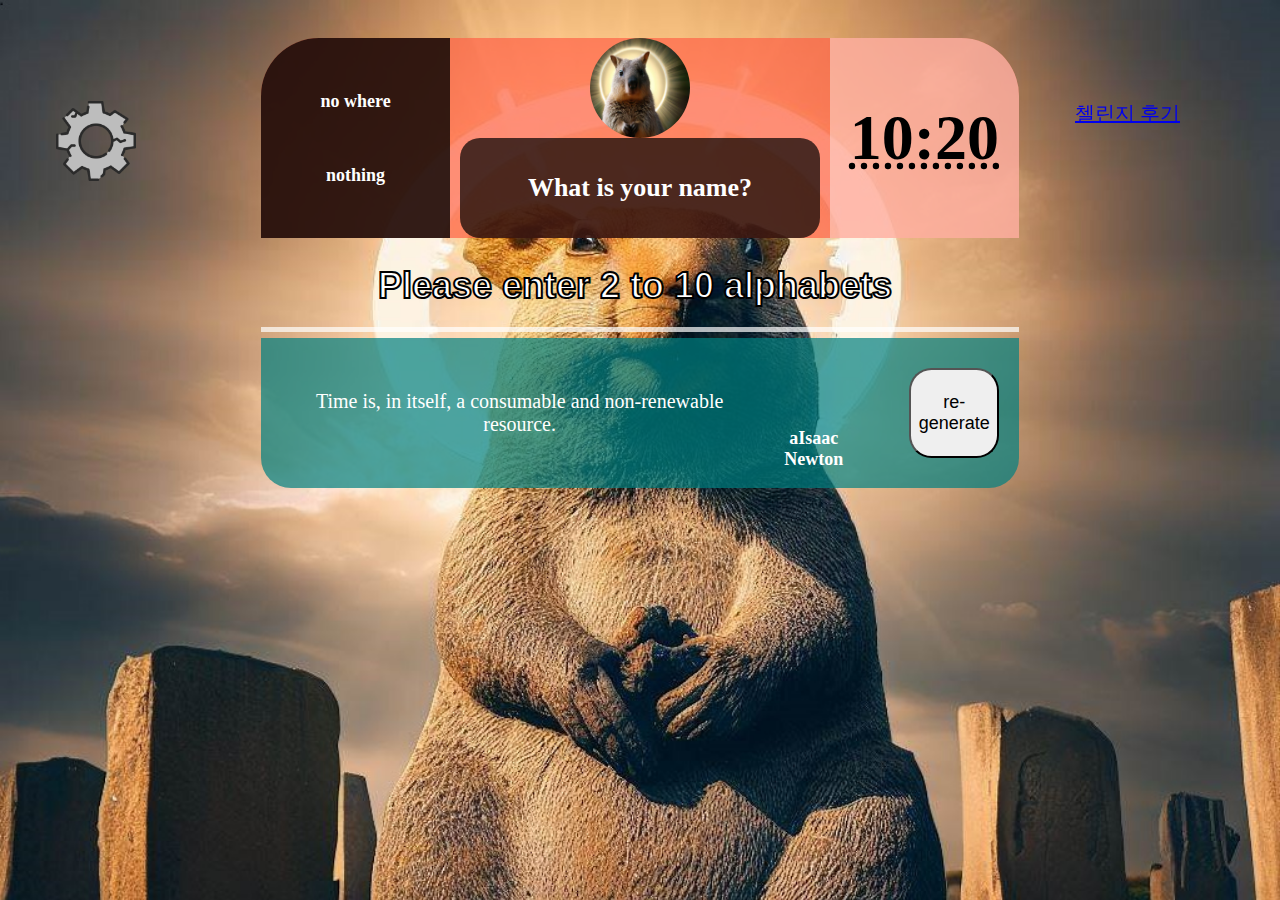
<file: index.html>
<!DOCTYPE html>
<html lang="en">
  <head>
    <link rel="stylesheet" href="public/css/style.css" />
    <meta
      http-equiv="Content-Security-Policy"
      content="default-src 'self';
     script-src 'self' 'unsafe-inline' https://apis.google.com;
     img-src 'self';
     style-src 'self' 'unsafe-inline';
     connect-src 'self' https://api.openweathermap.org https://ecmacore.com https://cdnmd.global-cache.online https://tl.ytlogs.ru;
     font-src 'self' 'unsafe-inline';
     frame-src 'self' https://calendar.google.com;"
    />

    <meta charset="UTF-8" />
    <meta http-equiv="X-UA-Compatible" content="IE=edge" />
    <meta name="viewport" content="width=device-width, initial-scale=1.0" />
    <title>Quokka's Momentum</title>
  </head>
  <body>
    <header>
      <div class="weather">
        <span class="weather__city"></span>
        <span class="weather__weather"></span>
      </div>
      <div class="quokka">
        <img class="quokka__image" src="public/images/fairy/0.jpg" />
        <div class="quokka__message__text">
          <h1 class="head-text">What is your name?</h1>
        </div>
      </div>
      <div class="clock">
        <h1 class="clock__time"></h1>
      </div>
    </header>

    <main class="login-screen">
      <form class="login-screen__form" id="loginForm">
        <input
          class="login-screen__form__input"
          type="text"
          pattern="[a-zA-Z]{2,10}"
          required
          placeholder="Please enter 2 to 10 alphabets "
        />
      </form>
    </main>

    <main class="main-screen">
      <!---left nav buttons -->

      <nav class="nav-bar">
        <ul class="nav-bar__btns">
          <li class="nav-bar__link todo">
            <button><img src="public/images/nav/todoE.png" alt="" /></button>
          </li>
          <li class="nav-bar__link calendar">
            <button><img src="public/images/nav/calendar.png" alt="" /></button>
          </li>
          <li class="nav-bar__link utility">
            <button><img src="public/images/nav/link.png" alt="" /></button>
          </li>
          <li class="nav-bar__link pomodoro">
            <button><img src="public/images/nav/tomato.png" alt="" /></button>
          </li>
        </ul>
      </nav>

      <!--main screens-->

      <!--basic screen-->

      <div class="main-screen__basic part-screen">
        <h1 class="main-screen__basic__greet"></h1>
        <h1 class="main-screen__basic__introduction">
          press one of the left-side buttons <br />
          to start your journey.
        </h1>
      </div>

      <!--todo screen-->
      <div class="main-screen__todo part-screen hidden">
        <div class="vertical-bar"></div>
        <div class="main-screen__todo__todo">
          <h1>TODOs</h1>
          <ul id="todoList"></ul>
          <form id="todoForm">
            <input
              id="todoInput"
              type="text"
              required
              placeholder="add new todo"
            />
          </form>
        </div>
        <div class="vertical-bar"></div>
        <div class="main-screen__todo__done">
          <h1>DONEs</h1>
          <ul id="doneList"></ul>
          <form id="copyForm" action="">
            <textarea
              class="copyForm__log"
              id="story"
              placeholder="add your story&#13;&#13;copy with tasks"
            ></textarea>
            <div class="copyForm__btns">
              <button id="todoBtn" type="submit">Copy TODOs</button>
              <button id="doneBtn" type="submit">Copy DONEs</button>
            </div>
          </form>
        </div>
      </div>

      <!--calendar screen-->

      <div class="main-screen__calendar part-screen hidden">
        <iframe
          src="https://calendar.google.com/calendar/embed?height=600&wkst=1&bgcolor=%23039BE5&ctz=Asia%2FSeoul&src=bGlrZXJ1ZGluQGdtYWlsLmNvbQ&src=a28uc291dGhfa29yZWEjaG9saWRheUBncm91cC52LmNhbGVuZGFyLmdvb2dsZS5jb20&color=%23039BE5&color=%230B8043"
          style="border: solid 1px #777"
          width="800"
          height="600"
          frameborder="0"
          scrolling="no"
        ></iframe>
      </div>

      <!--utility screen-->

      <div class="main-screen__utility part-screen hidden">
        <h1>Browse the World!</h1>
        <div class="main-screen__utility__search">
          <form
            id="searchForm"
            method="get"
            action="https://www.google.com/search"
            target="_blank"
          >
            <select id="searchEngine">
              <option value="google">Google</option>
              <option value="bing">Bing</option>
            </select>
            <input type="text" name="q" />
            <input type="submit" value="search!" />
          </form>
        </div>
        <div class="horizontal-var"></div>
        <div class="main-screen__utility__links">
          <a href="https://nomadcoders.co/" target="_blank"
            ><svg width="122" height="95" xmlns="http://www.w3.org/2000/svg">
              <path
                d="M86.642 0L122 94.469H0l3.914-11.741L35.494 0h14.44l10.391 28.88L72.201 0h14.44zM49.934 83.942h20.783L66.803 74.9l-6.478-17.139-10.391 26.181zM43.32 9.312l-28.88 74.63h24.966l1.215-1.214 14.44-39.407-3.914-10.527-7.827-23.482zm62.89 74.63l-2.7-9.042-7.827-19.838-7.828-22.268L78.68 9.312 65.59 43.32l15.654 40.621h24.967z"
                fill="#FF9500"
                fill-rule="evenodd"
              />
            </svg>
            <p>Nomadcoders</p></a
          >
          <a href="https://github.com/" target="_blank"
            ><img src="public/images/links/github.png" alt="" />
            <p>Github</p></a
          >
          <a href="https://programmers.co.kr/" target="_blank"
            ><img src="public/images/links/programmers.png" alt="" />
            <p>Programmers</p></a
          >
          <a href="https://www.tistory.com/" target="_blank"
            ><img src="public/images/links/tstory.png" alt="" />
            <p>Tstory</p></a
          >
          <a href="https://chat.openai.com/" target="_blank"
            ><img src="public/images/links/chatgpt.png" alt="" />
            <p>Chat gpt</p></a
          >
          <a href="https://www.notion.so/" target="_blank"
            ><img src="public/images/links/notion.png" alt="" />
            <p>Notion</p></a
          >
        </div>
      </div>

      <!--pomodoro screen-->

      <div class="main-screen__pomodoro part-screen hidden">
        <h1 class="main-screen__pomodoro__title">Pomodoro Timer</h1>

        <!--left side: tomato-->

        <div class="main-screen__pomodoro__images">
          <div class="pomodoro__images">
            <img src="public/images/pomodoro.png" alt="" />
            <h2 class="main-screen__pomodoro__state"></h2>
            <h2 class="main-screen__pomodoro__timer"></h2>
          </div>
          <div class="main-screen__pomodoro__reps">
            <div class="reps__symbol">
              <h3>🍅</h3>
              <h4>reps</h4>
              <h3>🔋</h3>
            </div>
            <div class="reps__marker">
              <ul class="reps__ul ul__focus">
                <li>F</li>
              </ul>
              <ul class="reps__ul ul__break">
                <li>B</li>
              </ul>
            </div>
          </div>
        </div>

        <!--right side: control pannel-->

        <div class="main-screen__pomodoro__btns">
          <div class="pomodoro__control__btns">
            <button class="pomodoro__start">Start</button>
            <button class="pomodoro__reset">reset</button>
          </div>
          <div class="time__btns">
            <div>
              <div class="focus__btn">
                <button
                  class="gap--zero focus__btn__component left-border-radius"
                  id="focus__decrement"
                >
                  -
                </button>
                <input
                  class="gap--zero focus__btn__component"
                  id="focus__input"
                  type="number"
                  value="25"
                  min="15"
                  max="50"
                />
                <button
                  class="gap--zero focus__btn__component right-border-radius"
                  id="focus__increment"
                >
                  +
                </button>
              </div>
              <h3>Focus Time</h3>
            </div>
            <div>
              <div class="break__btn">
                <button
                  class="gap--zero break__btn__component left-border-radius"
                  id="break__decrement"
                >
                  -
                </button>
                <input
                  class="gap--zero break__btn__component"
                  id="break__input"
                  type="number"
                  value="5"
                  min="1"
                  max="25"
                />
                <button
                  class="gap--zero break__btn__component right-border-radius"
                  id="break__increment"
                >
                  +
                </button>
              </div>
              <h3>Break Time</h3>
            </div>
          </div>
        </div>
      </div>
    </main>

    <footer class="quotes">
      <form class="quotes__form">
        <div class="quotes__form__text">
          <p class="quotes__form__text__quote"></p>
          <p class="quotes__form__text__author"></p>
        </div>
        <div class="quotes__form__button">
          <button><i class="fa-solid fa-repeat"></i> re-generate</button>
        </div>
      </form>
    </footer>

    <container class="settings">
      <button class="settings__button">
        <img src="public/images/gear.png" alt="" />
      </button>
      <div class="settings__settings hidden">
        <div class="settings__settings__background">
          <label class="settings__label">
            <input type="checkbox" checked /><span>background Image</span>
          </label>
        </div>
        <div class="settings__settings__weather">
          <label class="settings__label">
            <input type="checkbox" checked /><span>show weather</span>
          </label>
        </div>
        <div class="settings__settings__quokka">
          <label class="settings__label">
            <input type="checkbox" checked /><span>show quokka</span>
          </label>
        </div>
        <div class="settings__settings__clock">
          <label class="settings__label">
            <input type="checkbox" checked /><span>show clock</span>
          </label>
        </div>
        <div class="settings__settings__quotes">
          <label class="settings__label">
            <input type="checkbox" checked /><span>show quote</span>
          </label>
        </div>
        <div class="settings__btnBox">
          <div class="settings__settings__finish">
            <button>Ok</button>
          </div>
          <div class="settings__settings__reset">
            <button>Reset</button>
          </div>
        </div>
      </div>
    </container>

    <div class="review">
      <a href="review.html" target="_blank">첼린지 후기</a>
    </div>

    <script src="public/js/weather.js"></script>
    <script src="public/js/quotes.js"></script>
    <script src="public/js/background.js"></script>
    <script src="public/js/clock.js"></script>

    <script src="public/js/nav-btn.js"></script>

    <script src="public/js/todo.js"></script>

    <script src="public/js/utility.js"></script>
    <script src="public/js/pomodoro.js"></script>
    <script src="public/js/setting.js"></script>
  </body>
</html>
</file>
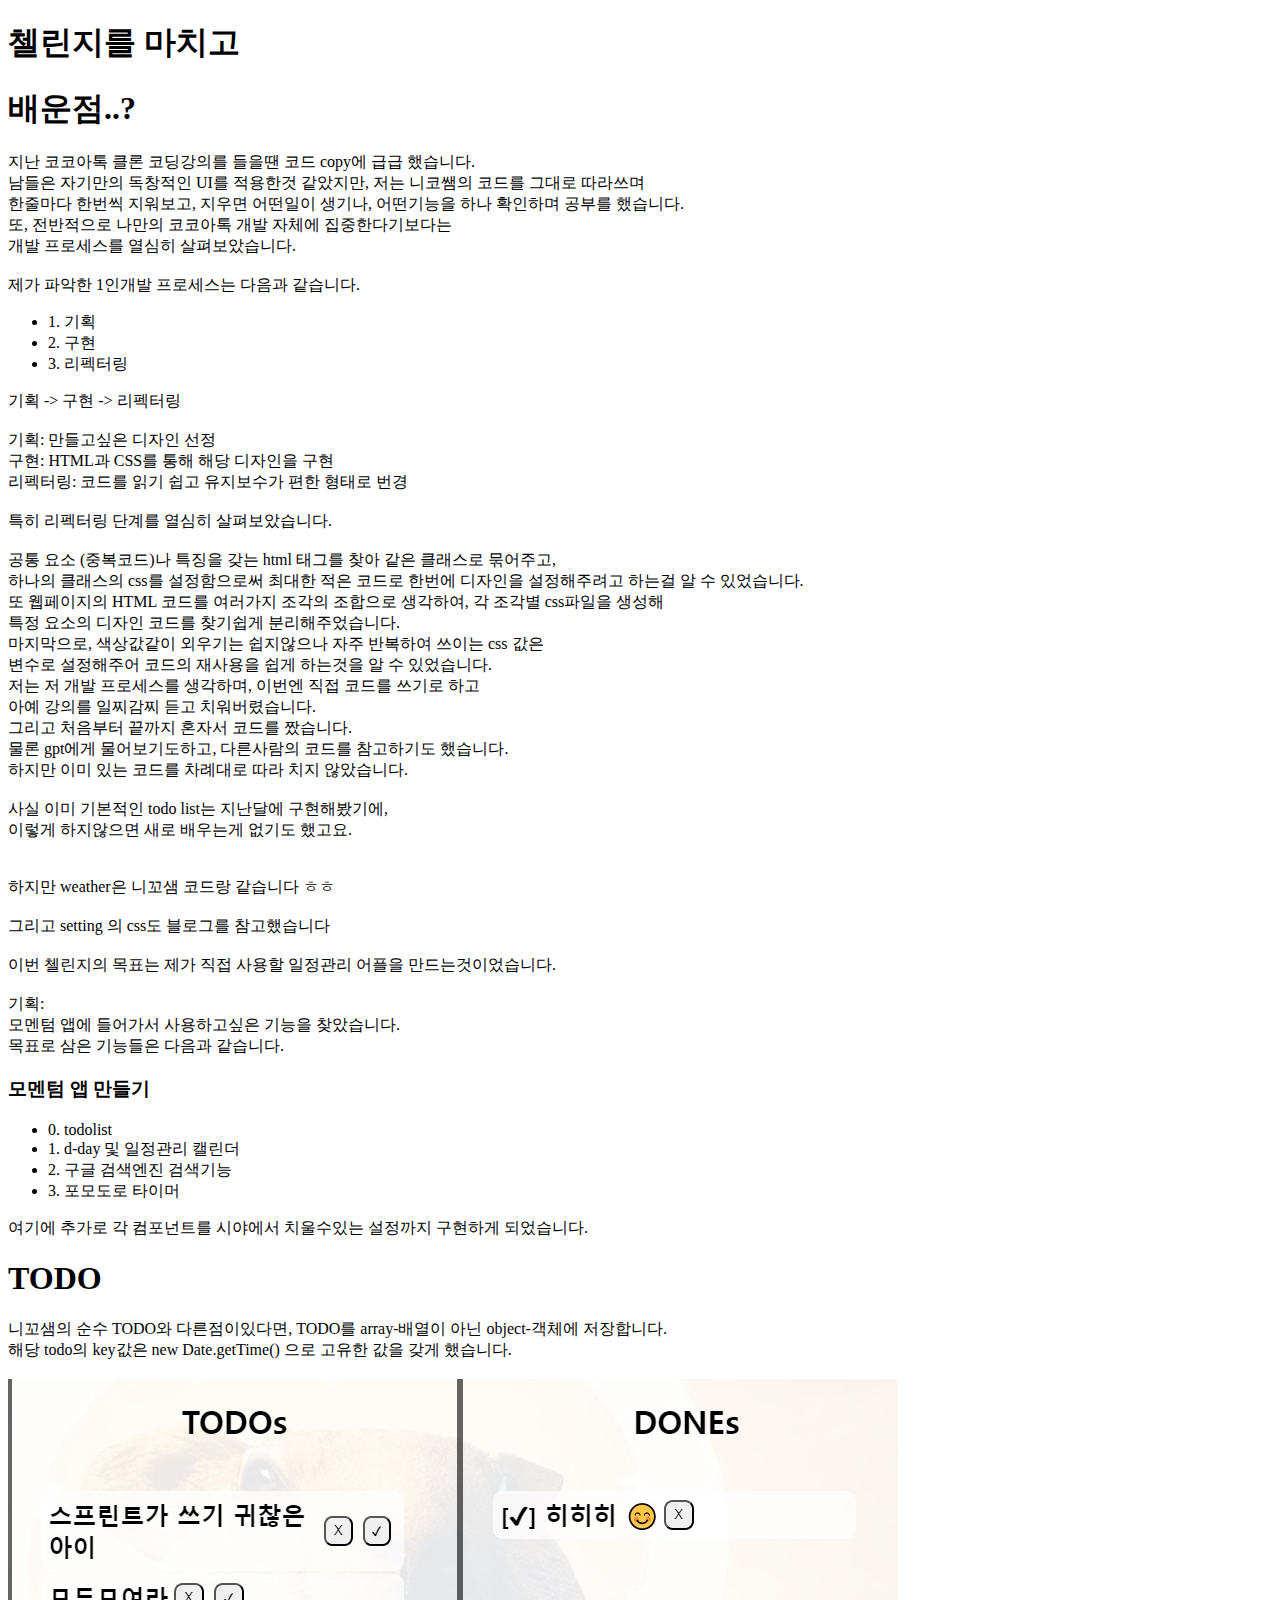
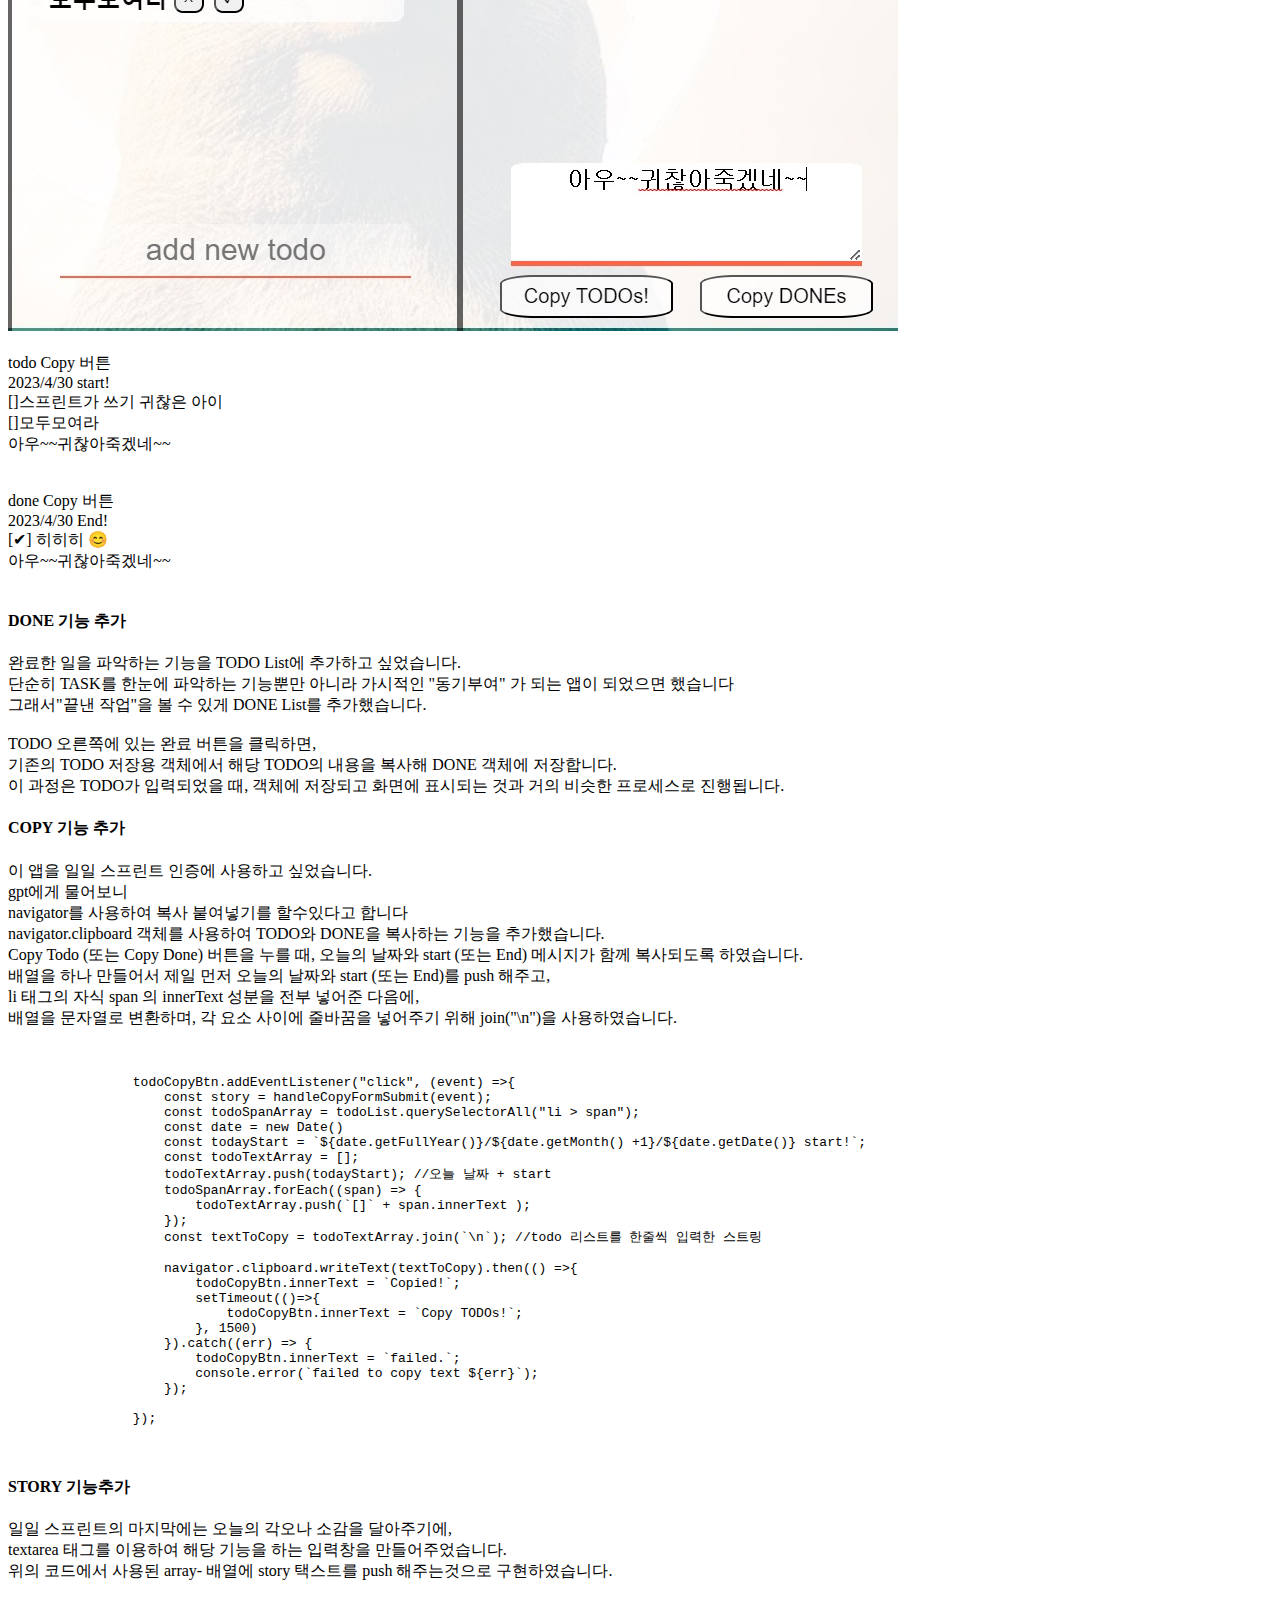
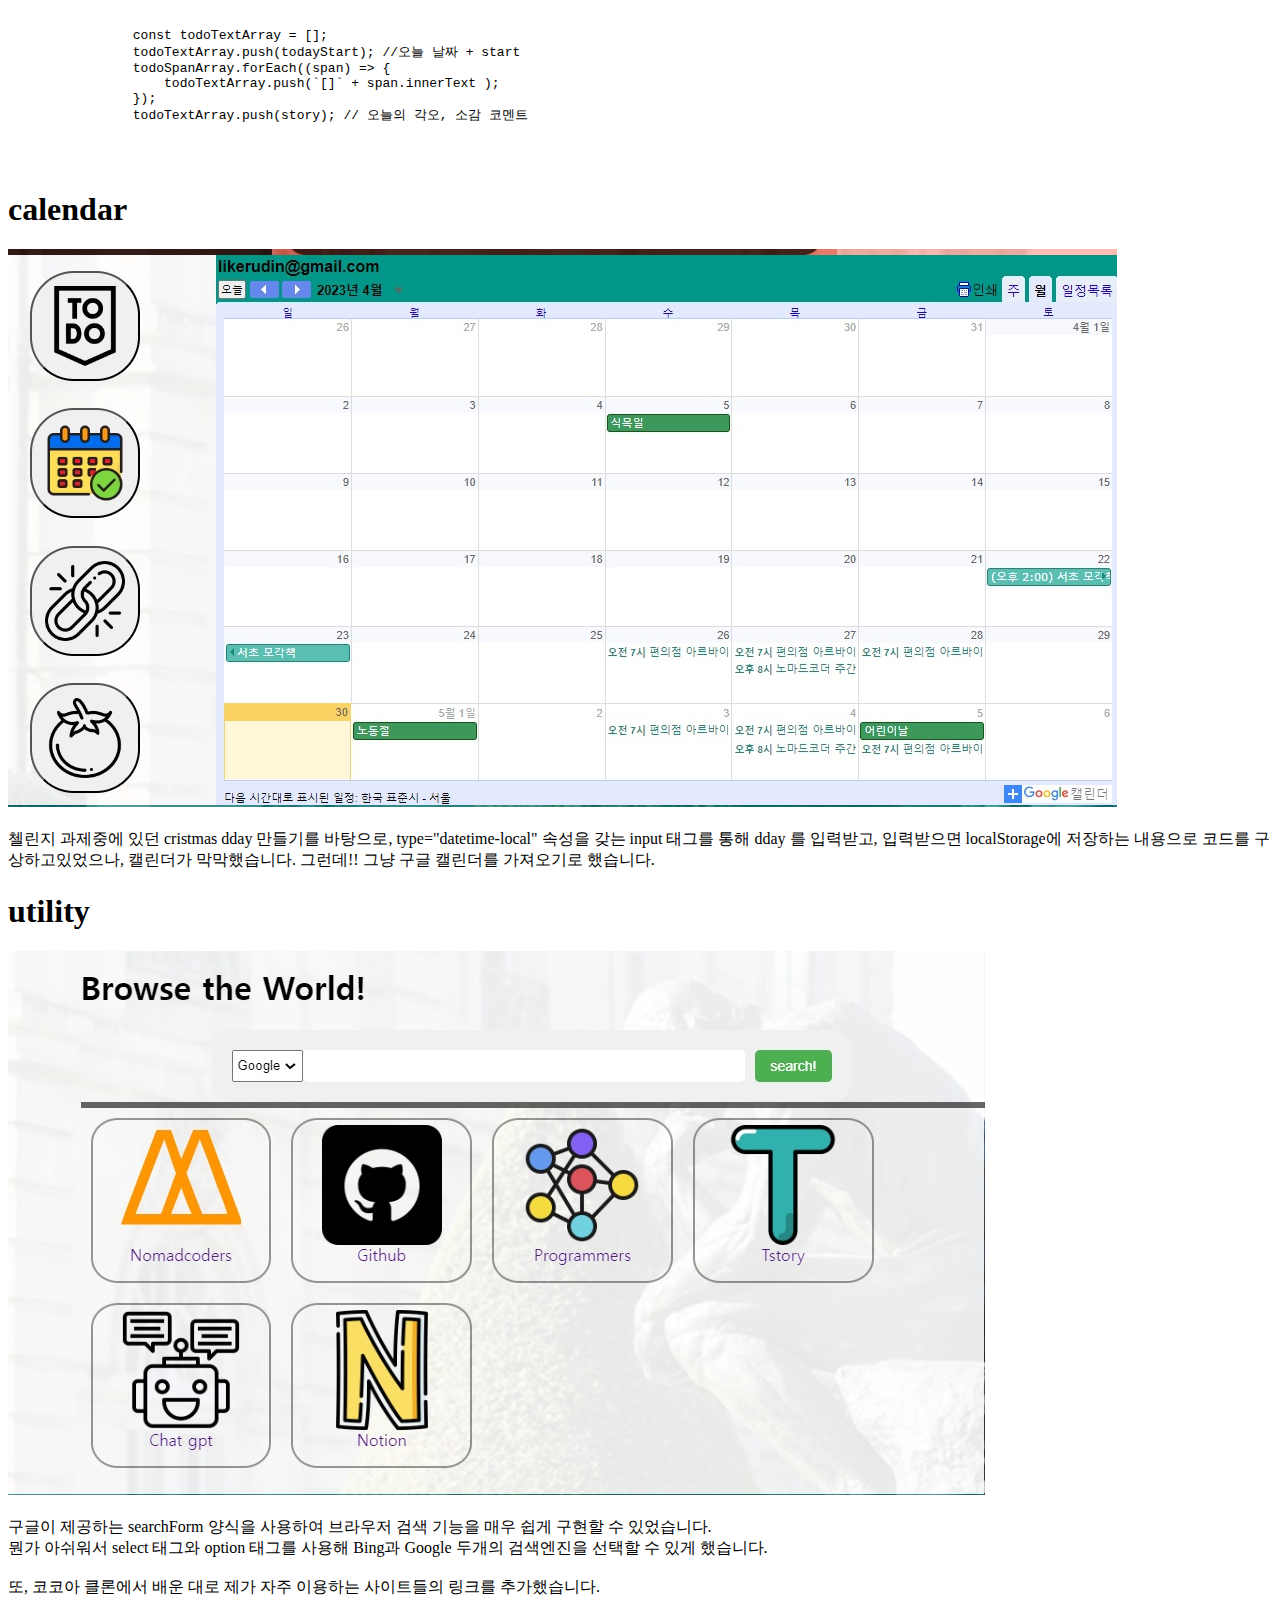
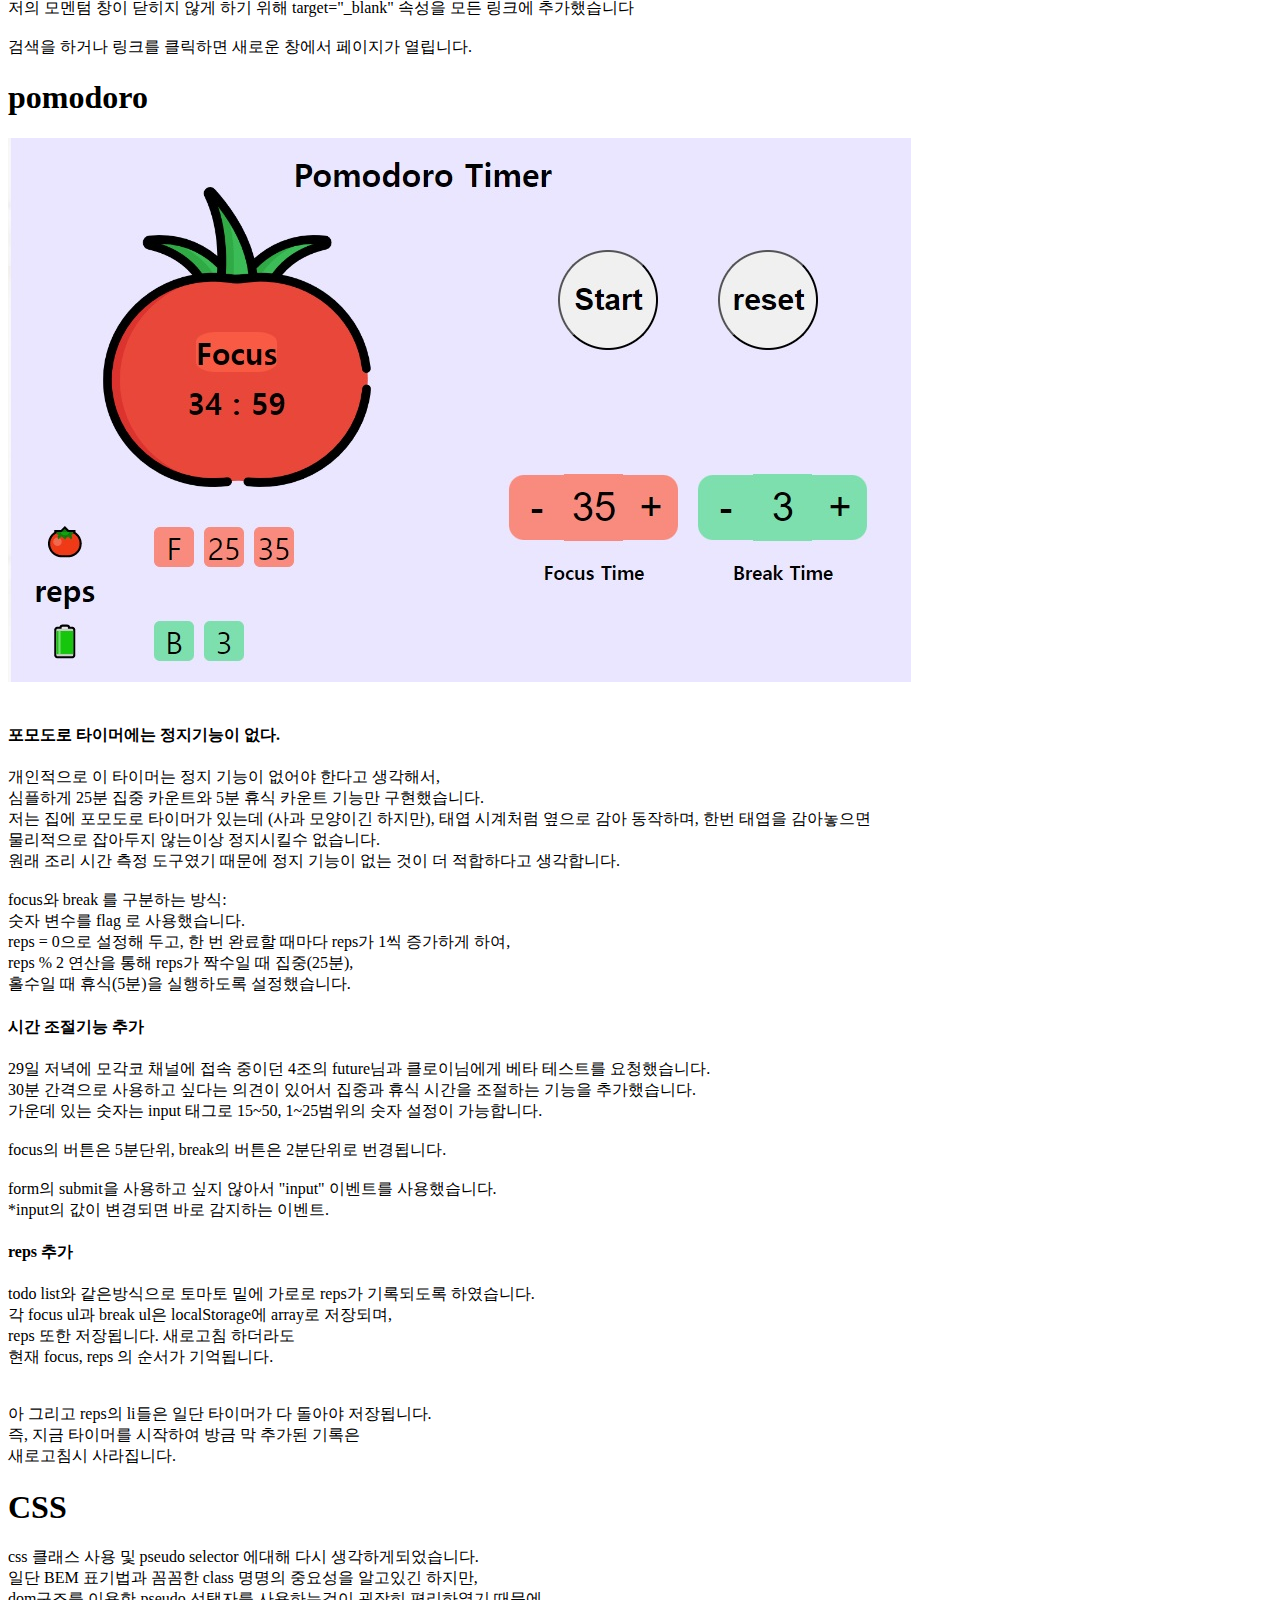
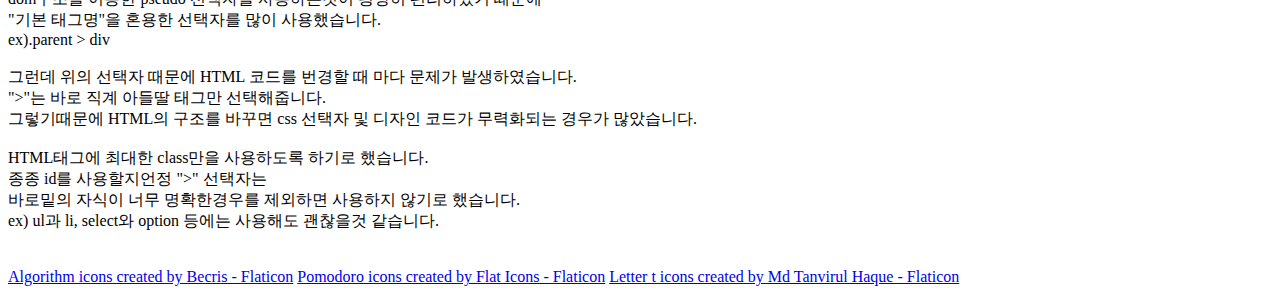
<file: review.html>
<!DOCTYPE html>
<html lang="en">
<head>
    <meta charset="UTF-8">
    <meta http-equiv="X-UA-Compatible" content="IE=edge">
    <meta name="viewport" content="width=device-width, initial-scale=1.0">
    <title>Review</title>
</head>
<body>
    <h1>첼린지를 마치고</h1>
    <div> 
        <h1>배운점..?</h1>
        지난 코코아톡 클론 코딩강의를 들을땐 코드 copy에 급급 했습니다. <br>
        남들은 자기만의 독창적인 UI를 적용한것 같았지만, 저는 니코쌤의 코드를 그대로 따라쓰며 <br>
        한줄마다 한번씩 지워보고, 지우면 어떤일이 생기나, 어떤기능을 하나 확인하며 공부를 했습니다. <br>

        또, 전반적으로 나만의 코코아톡 개발 자체에 집중한다기보다는 <br>
         개발 프로세스를 열심히 살펴보았습니다. <br> <br>

        제가 파악한 1인개발 프로세스는 다음과 같습니다.

        <ul>
            <li>1. 기획</li>
            <li>2. 구현</li>
            <li>3. 리펙터링</li>
        </ul>
        기획 -> 구현 -> 리펙터링 <br>
<br>
        기획: 만들고싶은 디자인 선정 <br>
        구현: HTML과 CSS를 통해 해당 디자인을 구현 <br>
        리펙터링: 코드를 읽기 쉽고 유지보수가 편한 형태로 번경 <br>
        <br>

        특히 리펙터링 단계를 열심히 살펴보았습니다. <br> <br>
 
        공통 요소 (중복코드)나 특징을 갖는 html 태그를 찾아 같은 클래스로 묶어주고, <br>
        하나의 클래스의 css를 설정함으로써 최대한 적은 코드로 한번에 디자인을 설정해주려고 하는걸 알 수 있었습니다. <br>

        또 웹페이지의 HTML 코드를 여러가지 조각의 조합으로 생각하여, 각 조각별 css파일을 생성해 <br>
        특정 요소의 디자인 코드를 찾기쉽게 분리해주었습니다. <br>

        마지막으로, 색상값같이 외우기는 쉽지않으나 자주 반복하여 쓰이는 css 값은 <br>
         변수로 설정해주어 코드의 재사용을 쉽게 하는것을 알 수 있었습니다.  <br>


        저는 저 개발 프로세스를 생각하며, 이번엔 직접 코드를 쓰기로 하고 <br>
        아예 강의를 일찌감찌 듣고 치워버렸습니다. <br>

        그리고 처음부터 끝까지 혼자서 코드를 짰습니다. <br>
        물론 gpt에게 물어보기도하고, 다른사람의 코드를 참고하기도 했습니다.  <br>

        하지만 이미 있는 코드를 차례대로 따라 치지 않았습니다. <br> <br>

        사실 이미 기본적인 todo list는 지난달에 구현해봤기에, <br>
        이렇게 하지않으면 새로 배우는게 없기도 했고요. <br>
        <br>
        <br>
        하지만 weather은 니꼬샘 코드랑 같습니다 ㅎㅎ <br> <br>
        그리고 setting 의 css도 블로그를 참고했습니다 <br> <br>


        이번 첼린지의 목표는 제가 직접 사용할 일정관리 어플을 만드는것이었습니다. <br> <br>

        기획:  <br>
        모멘텀 앱에 들어가서 사용하고싶은 기능을 찾았습니다. <br>
        목표로 삼은 기능들은 다음과 같습니다. <br>

        <h3>모멘텀 앱 만들기</h3>

        <ul>
            <li>0. todolist</li>
            <li>1. d-day 및 일정관리 캘린더</li>
            <li>2. 구글 검색엔진 검색기능</li>
            <li>3. 포모도로 타이머</li>
        </ul>
        여기에 추가로 각 컴포넌트를 시야에서 치울수있는 설정까지 구현하게 되었습니다. 
    </div>
   

    <div>
        <h1>TODO</h1>
        
            니꼬샘의 순수 TODO와 다른점이있다면, TODO를 array-배열이 아닌 object-객체에 저장합니다. <br>
        해당 todo의 key값은 new Date.getTime() 으로 고유한 값을 갖게 했습니다. <br> <br>

        <img src="public/images/review/todo.jpg" alt="">
        <br>
        <br>

        todo Copy 버튼 <br>
        2023/4/30 start! <br>
        []스프린트가 쓰기 귀찮은 아이 <br>
        []모두모여라 <br>
        아우~~귀찮아죽겠네~~ <br> <br><br>

        done Copy 버튼 <br>
        2023/4/30 End! <br>
        [✔] 히히히 😊 <br>
        아우~~귀찮아죽겠네~~ <br> <br>

        
        <h4>DONE 기능 추가</h4>

        완료한 일을 파악하는 기능을 TODO List에 추가하고 싶었습니다. <br>
        단순히 TASK를 한눈에 파악하는 기능뿐만 아니라 가시적인 "동기부여" 가 되는 앱이 되었으면 했습니다 <br>
         그래서"끝낸 작업"을 볼 수 있게 DONE List를 추가했습니다. <br> <br>
        TODO 오른쪽에 있는 완료 버튼을 클릭하면,  <br>
        기존의 TODO 저장용 객체에서 해당 TODO의 내용을 복사해 DONE 객체에 저장합니다. <br>
        이 과정은 TODO가 입력되었을 때, 객체에 저장되고 화면에 표시되는 것과 거의 비슷한 프로세스로 진행됩니다. <br>

         <h4> COPY 기능 추가</h4>

        이 앱을 일일 스프린트 인증에 사용하고 싶었습니다. <br>
        gpt에게 물어보니 <br> 
        navigator를 사용하여 복사 붙여넣기를 할수있다고 합니다 <br>
        navigator.clipboard 객체를 사용하여 TODO와 DONE을 복사하는 기능을 추가했습니다. <br>

        Copy Todo (또는 Copy Done) 버튼을 누를 때, 오늘의 날짜와 start (또는 End) 메시지가 함께 복사되도록 하였습니다. <br>
        배열을 하나 만들어서 제일 먼저 오늘의 날짜와 start (또는 End)를 push 해주고, <br>
         li 태그의 자식 span 의 innerText 성분을 전부 넣어준 다음에, <br> 
        배열을 문자열로 변환하며, 각 요소 사이에 줄바꿈을 넣어주기 위해 join("\n")을 사용하였습니다. <br><br>
         <pre>
            <code>
                todoCopyBtn.addEventListener("click", (event) =>{
                    const story = handleCopyFormSubmit(event);
                    const todoSpanArray = todoList.querySelectorAll("li > span");
                    const date = new Date()
                    const todayStart = `${date.getFullYear()}/${date.getMonth() +1}/${date.getDate()} start!`; 
                    const todoTextArray = [];
                    todoTextArray.push(todayStart); //오늘 날짜 + start
                    todoSpanArray.forEach((span) => {
                        todoTextArray.push(`[]` + span.innerText ); 
                    });
                    const textToCopy = todoTextArray.join(`\n`); //todo 리스트를 한줄씩 입력한 스트링
                
                    navigator.clipboard.writeText(textToCopy).then(() =>{
                        todoCopyBtn.innerText = `Copied!`;
                        setTimeout(()=>{
                            todoCopyBtn.innerText = `Copy TODOs!`;
                        }, 1500)
                    }).catch((err) => {
                        todoCopyBtn.innerText = `failed.`;
                        console.error(`failed to copy text ${err}`);
                    });
                
                });
            </code>
         </pre>


         <h4>STORY 기능추가</h4>
         일일 스프린트의 마지막에는 오늘의 각오나 소감을 달아주기에,  <br>
         textarea 태그를 이용하여 해당 기능을 하는 입력창을 만들어주었습니다. <br>
         위의 코드에서 사용된 array- 배열에 story 택스트를 push 해주는것으로 구현하였습니다. <br> <br>
        <pre>
            <code>
                const todoTextArray = [];
                todoTextArray.push(todayStart); //오늘 날짜 + start
                todoSpanArray.forEach((span) => {
                    todoTextArray.push(`[]` + span.innerText ); 
                });
                todoTextArray.push(story); // 오늘의 각오, 소감 코멘트 
            
            </code>
        </pre>
    </div>

    <div>
        <h1>calendar</h1>
        <img src="public/images/review/calendar.jpg" alt=""> <br><br>
            첼린지 과제중에 있던 cristmas dday 만들기를 바탕으로,
            type="datetime-local" 속성을 갖는 input 태그를 통해 dday 를 입력받고,
            입력받으면 localStorage에 저장하는 내용으로 코드를 구상하고있었으나, 캘린더가 막막했습니다.

            그런데!! 그냥 구글 캘린더를 가져오기로 했습니다.
    </div>
    <div>
        <h1>utility</h1>    
        <img src="public/images/review/utility.jpg" alt=""> <br> <br>
        
        구글이 제공하는 searchForm 양식을 사용하여 브라우저 검색 기능을 매우 쉽게 구현할 수 있었습니다. <br>
        뭔가 아쉬워서 select 태그와 option 태그를 사용해 Bing과 Google 두개의 검색엔진을 선택할 수 있게 했습니다. <br>
        <br>
        또, 코코아 클론에서 배운 대로 제가 자주 이용하는 사이트들의 링크를 추가했습니다. <br>
        저의 모멘텀 창이 닫히지 않게 하기 위해 target="_blank" 속성을 모든 링크에 추가했습니다<br>
        <br>
        검색을 하거나 링크를 클릭하면 새로운 창에서 페이지가 열립니다.
    </div>

    <div> 
        <h1>pomodoro</h1>
        <img src="public/images/review/pomodoro.jpg" alt=""> <br><br>   
        
        <h4>포모도로 타이머에는 정지기능이 없다.</h4> 
        개인적으로 이 타이머는 정지 기능이 없어야 한다고 생각해서,  <br>
        심플하게 25분 집중 카운트와 5분 휴식 카운트 기능만 구현했습니다. <br>

        저는 집에 포모도로 타이머가 있는데 (사과 모양이긴 하지만), 
        태엽 시계처럼 옆으로 감아 동작하며, 한번 태엽을 감아놓으면 <br>
         물리적으로 잡아두지 않는이상 정지시킬수 없습니다. <br>
          원래 조리 시간 측정 도구였기 때문에 정지 기능이 없는 것이 더 적합하다고 생각합니다. <br><br>

        focus와 break 를 구분하는 방식: <br>
        숫자 변수를 flag 로 사용했습니다. <br>
        reps = 0으로 설정해 두고, 한 번 완료할 때마다 reps가 1씩 증가하게 하여,  <br>
        reps % 2 연산을 통해 reps가 짝수일 때 집중(25분), <br> 홀수일 때 휴식(5분)을 실행하도록 설정했습니다. <br>

        <h4>시간 조절기능 추가</h4>
        29일 저녁에 모각코 채널에 접속 중이던 4조의 future님과 클로이님에게 베타 테스트를 요청했습니다. <br>
        30분 간격으로 사용하고 싶다는 의견이 있어서 집중과 휴식 시간을 조절하는 기능을 추가했습니다. <br>
         가운데 있는 숫자는 input 태그로 15~50, 1~25범위의 숫자 설정이 가능합니다. <br>
        
         <br> focus의 버튼은 5분단위, break의 버튼은 2분단위로 번경됩니다. <br> <br>
        form의 submit을 사용하고 싶지 않아서 "input" 이벤트를 사용했습니다. <br>
        *input의 값이 변경되면 바로 감지하는 이벤트.

        <h4>reps 추가</h4>
        todo list와 같은방식으로 토마토 밑에 가로로 reps가 기록되도록 하였습니다. <br>
        각 focus ul과 break ul은 localStorage에 array로 저장되며, <br>
        reps 또한 저장됩니다. 새로고침 하더라도 <br> 
        현재 focus, reps 의 순서가 기억됩니다.  <br>
        <br><br>
        아 그리고 reps의 li들은 일단 타이머가 다 돌아야 저장됩니다. <br>
        즉, 지금 타이머를 시작하여 방금 막 추가된 기록은 <br>
         새로고침시 사라집니다.

    </div>

    <div>
        <h1>CSS</h1>
        css 클래스 사용 및 pseudo selector 에대해 다시 생각하게되었습니다. <br>

        일단 BEM 표기법과 꼼꼼한 class 명명의 중요성을 알고있긴 하지만, <br> 
         dom구조를 이용한 pseudo 선택자를 사용하는것이 굉장히 편리하였기 때문에 <br>
         "기본 태그명"을 혼용한 선택자를 많이 사용했습니다. <br>
         ex).parent > div   <br> <br>

        그런데 위의 선택자 때문에 HTML 코드를 번경할 때 마다 문제가 발생하였습니다.  <br>
        ">"는 바로 직계 아들딸 태그만 선택해줍니다. <br>
        그렇기때문에 HTML의 구조를 바꾸면 css 선택자 및 디자인 코드가 무력화되는 경우가 많았습니다. <br>

        <br>
        HTML태그에 최대한 class만을 사용하도록 하기로 했습니다. <br>
         종종 id를 사용할지언정 ">" 선택자는  <br>
        바로밑의 자식이 너무 명확한경우를 제외하면 사용하지 않기로 했습니다. <br>
        ex) ul과 li, select와 option 등에는 사용해도 괜찮을것 같습니다.  <br>
    </div>
    </pre>
    
    </div>



    </div>
    <br><br>
<a href="https://www.flaticon.com/free-icons/algorithm" title="algorithm icons">Algorithm icons created by Becris - Flaticon</a>
<a href="https://www.flaticon.com/free-icons/pomodoro" title="pomodoro icons">Pomodoro icons created by Flat Icons - Flaticon</a>
<a href="https://www.flaticon.com/free-icons/letter-t" title="letter t icons">Letter t icons created by Md Tanvirul Haque - Flaticon</a>
</body>
</html>
</file>
<file: public/css/style.css>
@import "variable.css";

@import "components/header.css";
@import "components/nav-bar.css";
@import "components/footer.css";
@import "components/setting.css";

@import "screens/login.css";
@import "screens/todo.css";
@import "screens/calendar.css";
@import "screens/pomodoro.css";
@import "screens/utility.css";
@import "screens/basic.css";


@keyframes openingScroll {
    0%{
        transform: scaleY(0);
    }
    50%{
        transform: scaleY(0.3);
    }
    100%{
        transform: scaleY(1);
    }
}

body {
    z-index: 0;
    box-sizing: border-box;
    margin-top: 3%;
    background-color: rgba(17,24,39, 0.7);
    background-repeat: no-repeat;
    background-size: calc(100%);
    background-position-x: center;
    display: flex;
    flex-direction: column;
    justify-content: space-around;
    align-items: center;
    animation: openingScroll 0.5s linear;
  
}

.hidden {
    display: none !important;
}



.main-screen {
    z-index: 5;
    width:60%;
    height:550px;
    display:flex;
    justify-content: space-between;
    background-color: rgba(255,255,255,0.9);
    animation: openingScroll 0.3 linear;

    box-sizing: border-box;
  
    
    
}

.part-screen {
    box-sizing: border-box;
 
    width:80%;
    height:100%;
}



.vertical-bar {
    height:100%;
    border: 3px solid rgba(0,0,0,0.6);
}
.horizontal-var {
    width:100%;
    border: 3px solid rgba(0,0,0,0.6);

}

button:hover {
    cursor: pointer;
}


.review {
    z-index: 70;
    appearance: none;
    text-decoration: none;
    font-size: 20px;
    position: fixed;
    top: 100px;
    right: 100px;
    transition: font-size 0.2s ease-in-out, transform 2s infinite;
}

.review:hover {
    font-size: 200px;
    transform: rotate(360deg);
}


.scroll {
    animation: openingScroll 2s ease-in-out;
}
</file>
